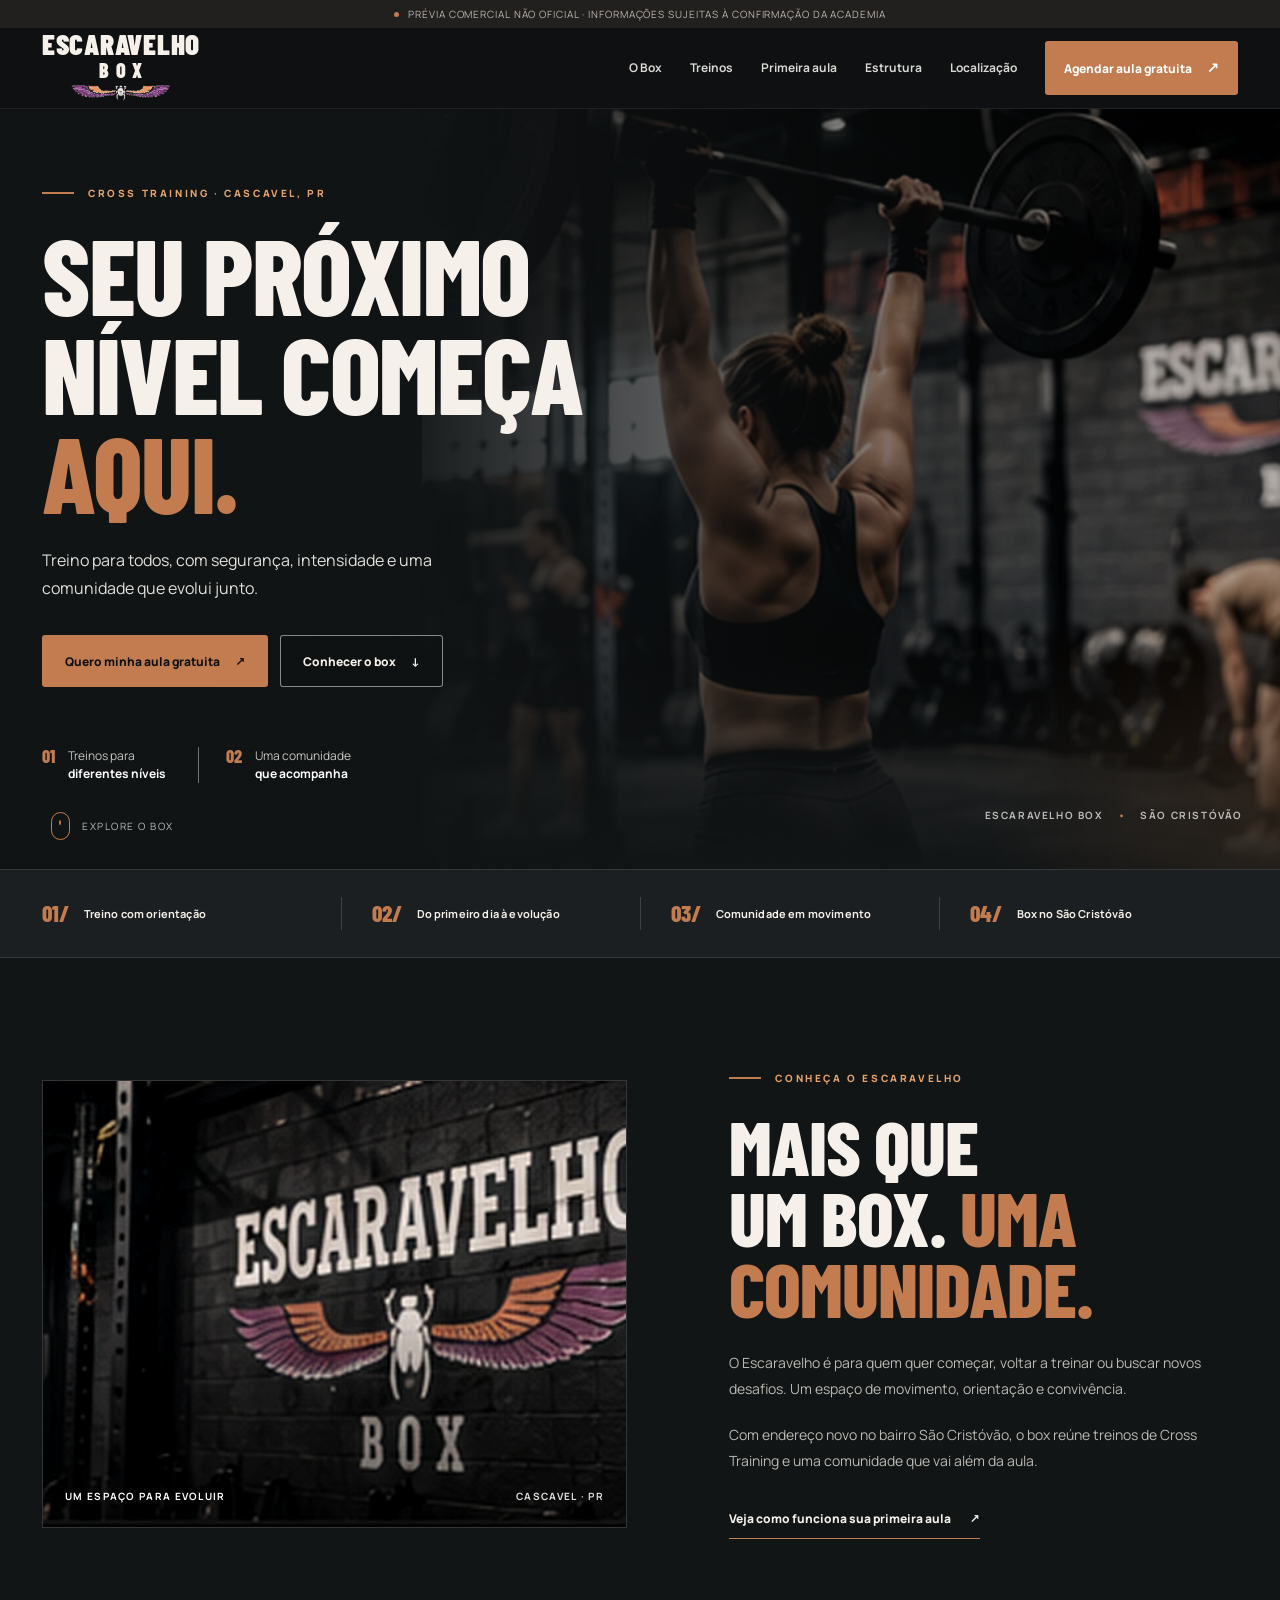
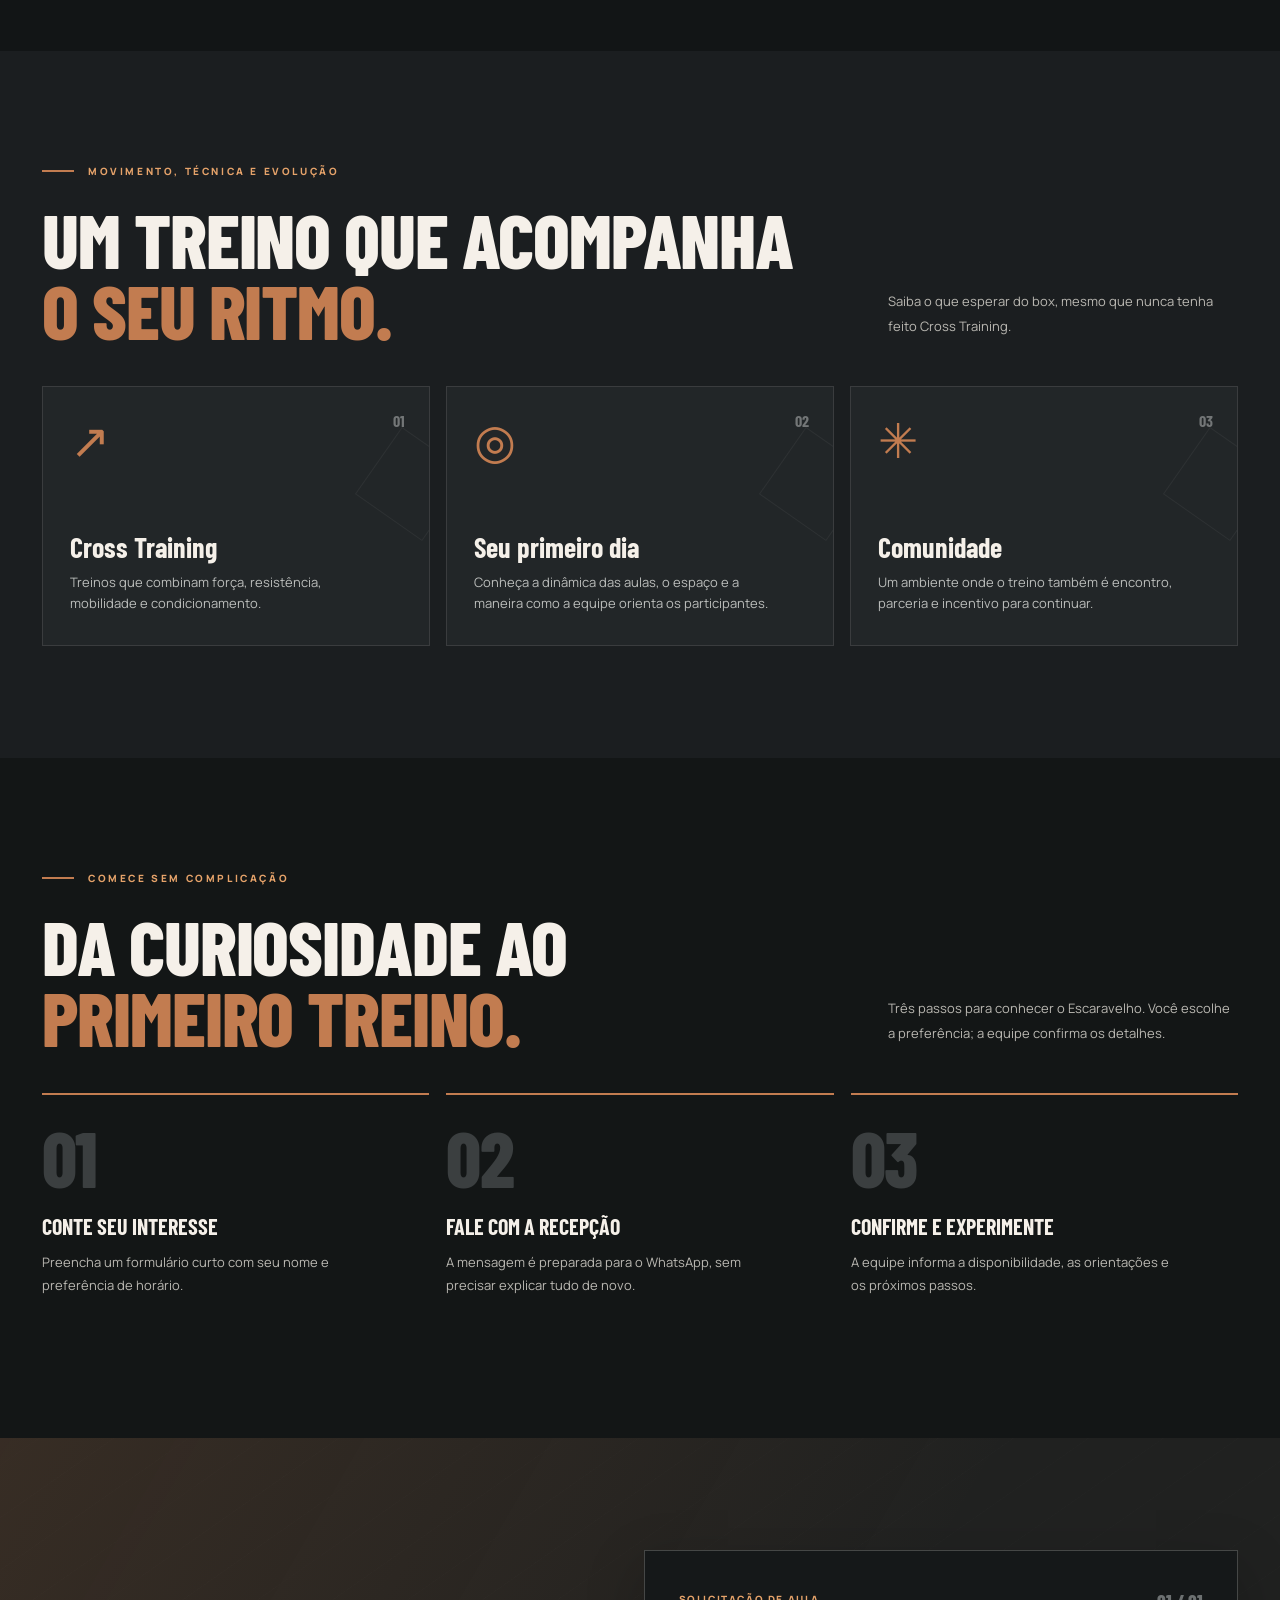
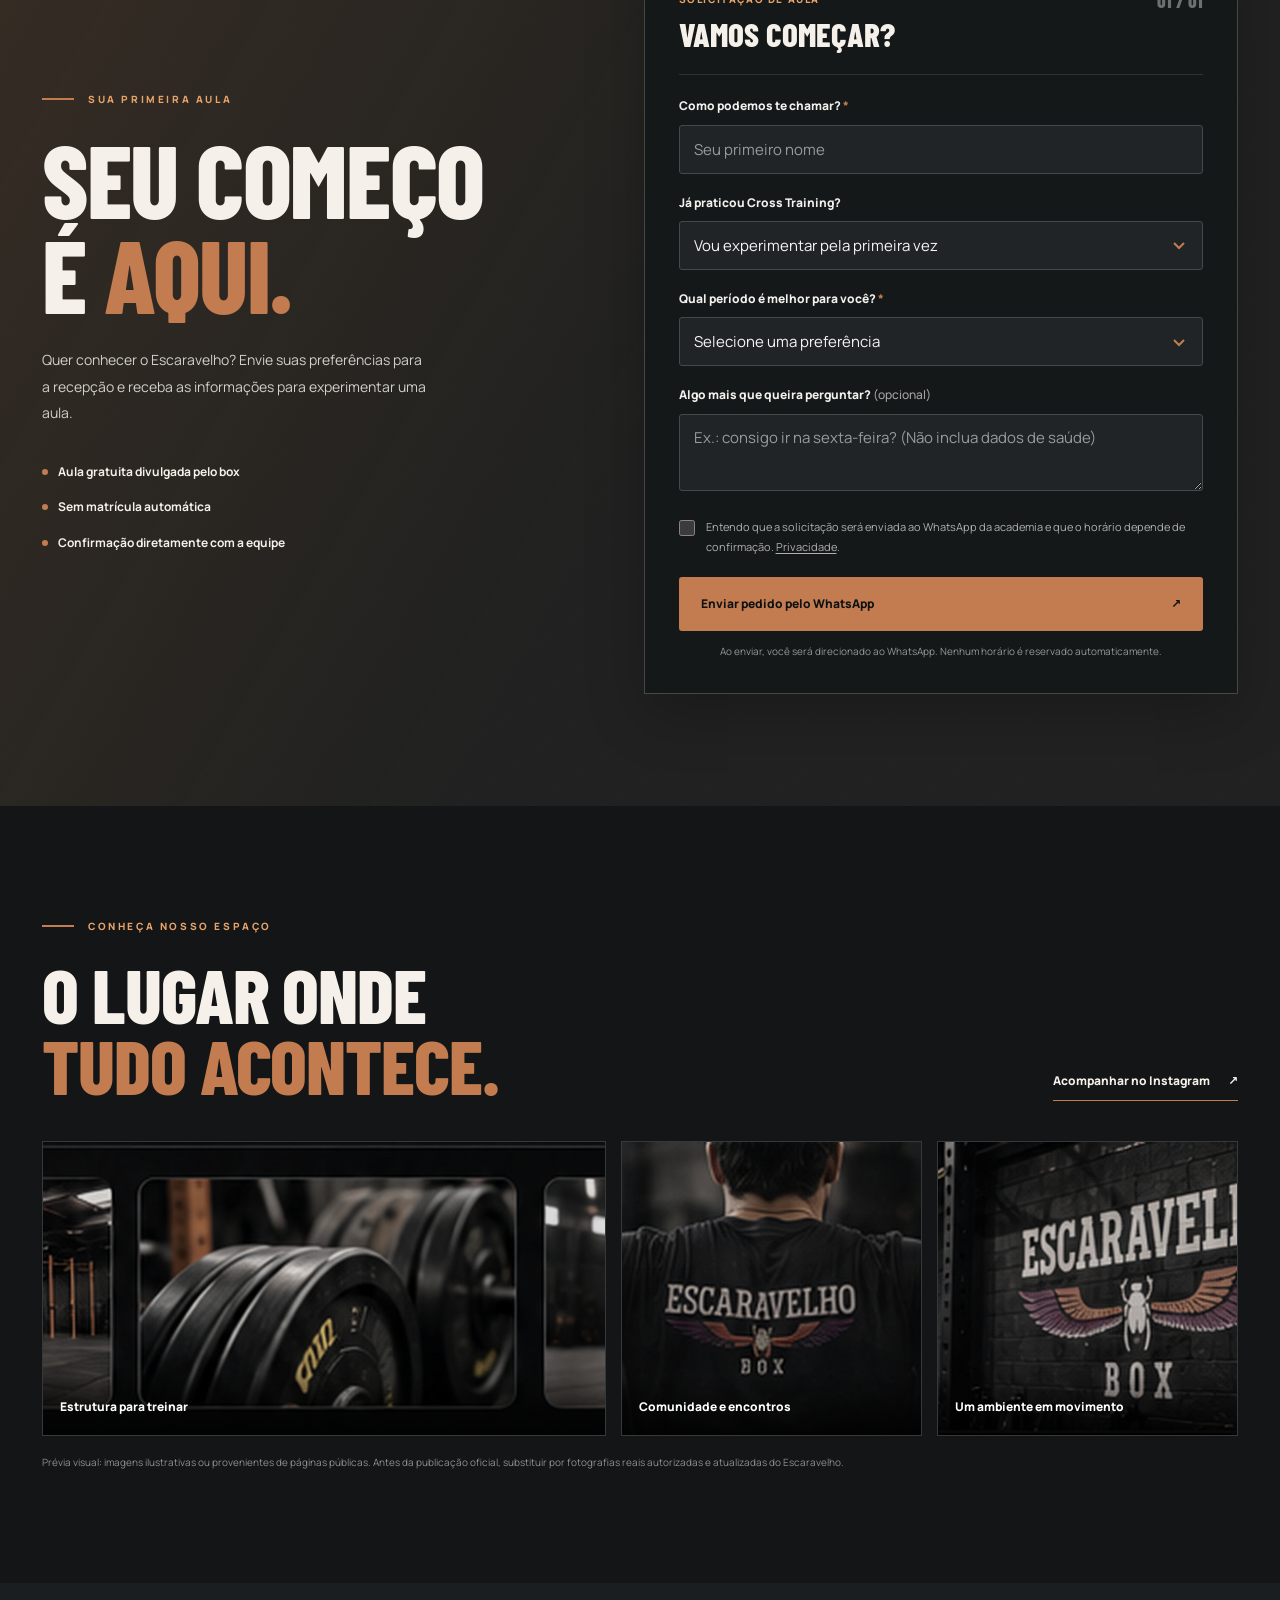
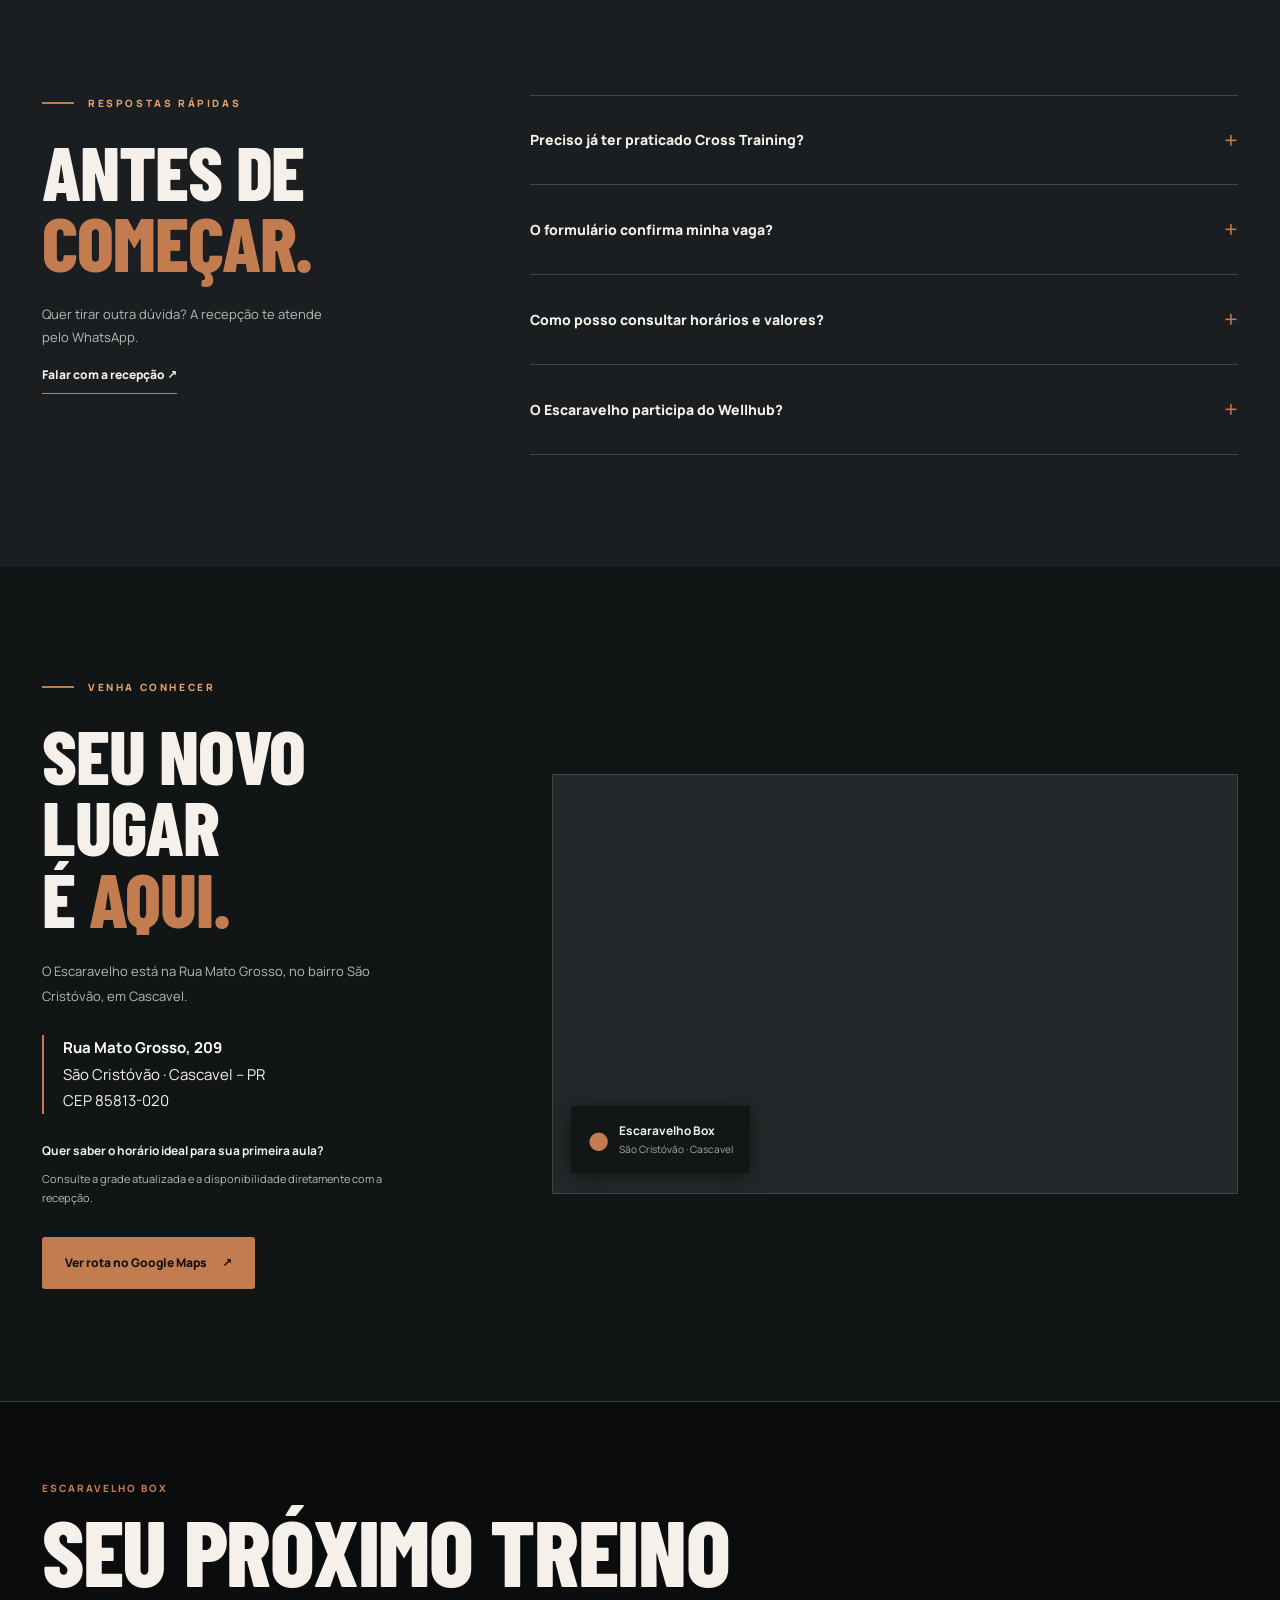
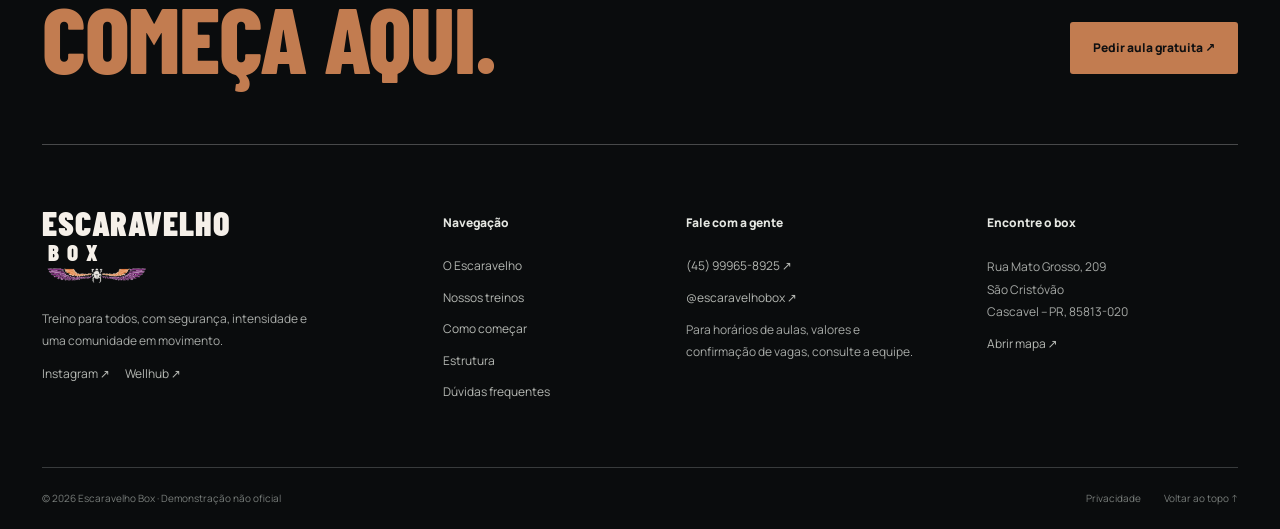
<file: index.html>
<!DOCTYPE html>
<html lang="pt-BR">
<head>
  <meta charset="UTF-8">
  <meta name="viewport" content="width=device-width, initial-scale=1">
  <meta name="theme-color" content="#111314">
  <meta name="color-scheme" content="dark">
  <title>Escaravelho Box | Cross Training em Cascavel – PR</title>
  <meta name="description" content="Conheça o Escaravelho Box em Cascavel: Cross Training, treinos acompanhados, comunidade e estrutura no São Cristóvão. Solicite sua aula gratuita pelo WhatsApp.">
  <meta name="author" content="Demonstração comercial de website — não oficial">
  <!-- PRÉVIA NÃO OFICIAL: remover a restrição de indexação apenas após aprovação, domínio e fotos autorizadas. -->
  <meta name="robots" content="noindex,nofollow,noarchive">
  <meta property="og:type" content="website">
  <meta property="og:locale" content="pt_BR">
  <meta property="og:site_name" content="Escaravelho Box">
  <meta property="og:title" content="Escaravelho Box | Seu próximo nível começa aqui">
  <meta property="og:description" content="Cross Training em Cascavel, na Rua Mato Grosso, 209. Conheça o box e solicite uma aula gratuita.">
  <meta property="og:image" content="assets/og-demonstracao.jpg">
  <meta name="twitter:card" content="summary_large_image">
  <link rel="icon" href="assets/favicon.svg" type="image/svg+xml">
  <link rel="preconnect" href="https://fonts.googleapis.com">
  <link rel="preconnect" href="https://fonts.gstatic.com" crossorigin>
  <link href="https://fonts.googleapis.com/css2?family=Barlow+Condensed:wght@500;600;700;800;900&family=Manrope:wght@400;500;600;700;800&display=swap" rel="stylesheet">
  <link rel="stylesheet" href="styles.css">
  <script type="application/ld+json" id="organization-schema">
  {
    "@context":"https://schema.org",
    "@type":"SportsActivityLocation",
    "name":"Escaravelho Box / Cross Escaravelho",
    "description":"Box de Cross Training em Cascavel, Paraná.",
    "telephone":"+55 45 99965-8925",
    "address":{"@type":"PostalAddress","streetAddress":"Rua Mato Grosso, 209","addressLocality":"Cascavel","addressRegion":"PR","postalCode":"85813-020","addressCountry":"BR"},
    "sameAs":["https://www.instagram.com/escaravelhobox/","https://wellhub.com/pt-br/search/partners/cross-escaravelho/"],
    "hasMap":"https://www.google.com/maps/search/?api=1&query=Rua%20Mato%20Grosso%20209%20Cascavel%20PR"
  }
  </script>
</head>
<body>
  <a class="skip-link" href="#conteudo">Pular para o conteúdo</a>
  <div class="demo-strip" role="note"><span class="demo-dot"></span>Prévia comercial não oficial · informações sujeitas à confirmação da academia</div>
  <header class="site-header" id="topo">
    <div class="container nav-bar">
      <a class="brand" href="#inicio" aria-label="Escaravelho Box — início">
        <span class="brand-name">ESCARAVELHO<span>BOX</span></span>
        <img src="assets/marca-escaravelho-recorte.png" alt="" width="99" height="20">
      </a>
      <button class="menu-toggle" type="button" aria-expanded="false" aria-controls="primary-navigation" aria-label="Abrir menu">
        <span></span><span></span><span></span>
      </button>
      <nav class="main-nav" id="primary-navigation" aria-label="Navegação principal">
        <a href="#sobre">O Box</a>
        <a href="#treinos">Treinos</a>
        <a href="#primeira-aula">Primeira aula</a>
        <a href="#estrutura">Estrutura</a>
        <a href="#localizacao">Localização</a>
        <a class="nav-cta" href="#agendar">Agendar aula gratuita <span aria-hidden="true">↗</span></a>
      </nav>
    </div>
  </header>

  <main id="conteudo">
    <!-- HERO -->
    <section id="inicio" class="hero" aria-labelledby="hero-title">
      <div class="hero-photo-wrap" aria-hidden="true">
        <img class="hero-photo" src="https://assets-cdn.wellhub.com/images/?h=1200&amp;su=https%3A%2F%2Fimages.partners.gympass.com%2Fimage%2Fpartners%2Fv1_QbjXFhIBbQfKt1hq4lBVSQ%2Flg_db1db0aa-2a85-4932-8b76-2afe8270f296_box.jpeg" data-fallback="assets/hero-referencia.jpg" alt="" fetchpriority="high" decoding="async">
      </div>
      <div class="container hero-layout">
        <div class="hero-content">
          <p class="eyebrow"><span class="eyebrow-line"></span> CROSS TRAINING · CASCAVEL, PR</p>
          <h1 id="hero-title">Seu próximo<br>nível começa<br><em>aqui.</em></h1>
          <p class="hero-lead">Treino para todos, com segurança, intensidade e uma comunidade que evolui junto.</p>
          <div class="hero-actions">
            <a href="#agendar" class="btn btn-primary">Quero minha aula gratuita <span aria-hidden="true">↗</span></a>
            <a href="#sobre" class="btn btn-outline">Conhecer o box <span aria-hidden="true">↓</span></a>
          </div>
          <div class="hero-proof" aria-label="Informações principais">
            <div><span class="proof-marker">01</span><span>Treinos para<br><strong>diferentes níveis</strong></span></div>
            <div><span class="proof-marker">02</span><span>Uma comunidade<br><strong>que acompanha</strong></span></div>
          </div>
        </div>
        <div class="hero-side-label"><span>ESCARAVELHO BOX</span><span>•</span><span>SÃO CRISTÓVÃO</span></div>
      </div>
      <a href="#sobre" class="scroll-hint" aria-label="Rolar para conhecer o Escaravelho"><span></span>Explore o box</a>
    </section>

    <section class="benefits-band" aria-label="Diferenciais">
      <div class="container benefits-grid">
        <div class="benefit"><span class="icon-number">01/</span><span>Treino com orientação</span></div>
        <div class="benefit"><span class="icon-number">02/</span><span>Do primeiro dia à evolução</span></div>
        <div class="benefit"><span class="icon-number">03/</span><span>Comunidade em movimento</span></div>
        <div class="benefit"><span class="icon-number">04/</span><span>Box no São Cristóvão</span></div>
      </div>
    </section>

    <!-- ABOUT -->
    <section class="section about-section" id="sobre" aria-labelledby="sobre-title">
      <div class="container about-grid">
        <div class="visual-panel about-visual">
          <img src="https://assets-cdn.wellhub.com/images/?h=900&amp;su=https%3A%2F%2Fimages.partners.gympass.com%2Fimage%2Fpartners%2Fv1_QbjXFhIBbQfKt1hq4lBVSQ%2Flg_161a069b-647b-419c-b85b-ad1e8e0e4b99_box.jpeg" data-fallback="assets/sobre-referencia.jpg" alt="Ambiente de treinamento em box de Cross Training" loading="lazy" decoding="async">
          <div class="visual-panel-label"><span>UM ESPAÇO PARA EVOLUIR</span><span>CASCAVEL · PR</span></div>
        </div>
        <div class="section-copy">
          <p class="eyebrow"><span class="eyebrow-line"></span> CONHEÇA O ESCARAVELHO</p>
          <h2 id="sobre-title">Mais que<br>um box. <em>Uma<br>comunidade.</em></h2>
          <p>O Escaravelho é para quem quer começar, voltar a treinar ou buscar novos desafios. Um espaço de movimento, orientação e convivência.</p>
          <p>Com endereço novo no bairro São Cristóvão, o box reúne treinos de Cross Training e uma comunidade que vai além da aula.</p>
          <a href="#primeira-aula" class="text-link">Veja como funciona sua primeira aula <span aria-hidden="true">↗</span></a>
        </div>
      </div>
    </section>

    <!-- TRAINING -->
    <section class="section training-section" id="treinos" aria-labelledby="treinos-title">
      <div class="container">
        <div class="section-heading heading-row">
          <div><p class="eyebrow"><span class="eyebrow-line"></span> MOVIMENTO, TÉCNICA E EVOLUÇÃO</p>
            <h2 id="treinos-title">Um treino que acompanha<br><em>o seu ritmo.</em></h2>
          </div>
          <p>Saiba o que esperar do box, mesmo que nunca tenha feito Cross Training.</p>
        </div>
        <div class="training-grid">
          <article class="training-card"><span class="card-number">01</span><div class="training-card-symbol" aria-hidden="true">↗</div><h3>Cross Training</h3><p>Treinos que combinam força, resistência, mobilidade e condicionamento.</p></article>
          <article class="training-card"><span class="card-number">02</span><div class="training-card-symbol" aria-hidden="true">◎</div><h3>Seu primeiro dia</h3><p>Conheça a dinâmica das aulas, o espaço e a maneira como a equipe orienta os participantes.</p></article>
          <article class="training-card"><span class="card-number">03</span><div class="training-card-symbol" aria-hidden="true">✳</div><h3>Comunidade</h3><p>Um ambiente onde o treino também é encontro, parceria e incentivo para continuar.</p></article>
        </div>
      </div>
    </section>

    <!-- HOW IT WORKS -->
    <section class="section first-lesson-section" id="primeira-aula" aria-labelledby="primeira-title">
      <div class="container">
        <div class="heading-row section-heading">
          <div><p class="eyebrow"><span class="eyebrow-line"></span> COMECE SEM COMPLICAÇÃO</p>
            <h2 id="primeira-title">Da curiosidade ao<br><em>primeiro treino.</em></h2></div>
          <p>Três passos para conhecer o Escaravelho. Você escolhe a preferência; a equipe confirma os detalhes.</p>
        </div>
        <div class="steps-grid">
          <div class="step-card"><span class="step-index">01</span><h3>Conte seu interesse</h3><p>Preencha um formulário curto com seu nome e preferência de horário.</p></div>
          <div class="step-card"><span class="step-index">02</span><h3>Fale com a recepção</h3><p>A mensagem é preparada para o WhatsApp, sem precisar explicar tudo de novo.</p></div>
          <div class="step-card"><span class="step-index">03</span><h3>Confirme e experimente</h3><p>A equipe informa a disponibilidade, as orientações e os próximos passos.</p></div>
        </div>
      </div>
    </section>

    <!-- BOOKING CTA -->
    <section class="section booking-section" id="agendar" aria-labelledby="booking-title">
      <div class="container booking-shell">
        <div class="booking-intro">
          <p class="eyebrow"><span class="eyebrow-line"></span> SUA PRIMEIRA AULA</p>
          <h2 id="booking-title">Seu começo<br>é <em>aqui.</em></h2>
          <p>Quer conhecer o Escaravelho? Envie suas preferências para a recepção e receba as informações para experimentar uma aula.</p>
          <div class="booking-facts">
            <div><span class="dot"></span>Aula gratuita divulgada pelo box</div>
            <div><span class="dot"></span>Sem matrícula automática</div>
            <div><span class="dot"></span>Confirmação diretamente com a equipe</div>
          </div>
        </div>
        <div class="booking-card">
          <div class="form-title-row"><div><span class="form-kicker">SOLICITAÇÃO DE AULA</span><h3>Vamos começar?</h3></div><span class="form-number">01 / 01</span></div>
          <form id="aula-form" novalidate>
            <div class="field"><label for="nome">Como podemos te chamar? <span aria-hidden="true">*</span></label><input id="nome" name="nome" autocomplete="given-name" maxlength="65" required placeholder="Seu primeiro nome"></div>
            <div class="field"><label for="experiencia">Já praticou Cross Training?</label><select id="experiencia" name="experiencia"><option value="Quero conhecer pela primeira vez">Vou experimentar pela primeira vez</option><option value="Já pratiquei antes">Já pratiquei antes</option><option value="Já treino e quero conhecer o box">Já treino e quero conhecer o box</option></select></div>
            <div class="field"><label for="periodo">Qual período é melhor para você? <span aria-hidden="true">*</span></label><select id="periodo" name="periodo" required><option value="">Selecione uma preferência</option><option value="Manhã">Manhã</option><option value="Meio do dia">Meio do dia</option><option value="Fim da tarde / noite">Fim da tarde / noite</option><option value="Tenho flexibilidade">Tenho flexibilidade</option></select></div>
            <div class="field"><label for="observacao">Algo mais que queira perguntar? <span class="optional">(opcional)</span></label><textarea id="observacao" name="observacao" maxlength="260" rows="2" placeholder="Ex.: consigo ir na sexta-feira? (Não inclua dados de saúde)"></textarea></div>
            <label class="consent-row"><input id="consentimento" type="checkbox" name="consentimento" required><span>Entendo que a solicitação será enviada ao WhatsApp da academia e que o horário depende de confirmação. <a href="privacidade.html" target="_blank" rel="noopener noreferrer">Privacidade</a>.</span></label>
            <p id="form-error" class="form-feedback" role="alert" aria-live="polite" hidden></p>
            <button class="btn btn-primary btn-submit" type="submit"><span>Enviar pedido pelo WhatsApp</span><span aria-hidden="true">↗</span></button>
            <p class="form-note">Ao enviar, você será direcionado ao WhatsApp. Nenhum horário é reservado automaticamente.</p>
          </form>
        </div>
      </div>
    </section>

    <!-- GALLERY -->
    <section class="section gallery-section" id="estrutura" aria-labelledby="estrutura-title">
      <div class="container">
        <div class="heading-row section-heading">
          <div><p class="eyebrow"><span class="eyebrow-line"></span> CONHEÇA NOSSO ESPAÇO</p><h2 id="estrutura-title">O lugar onde<br><em>tudo acontece.</em></h2></div>
          <a class="text-link" href="https://www.instagram.com/escaravelhobox/" target="_blank" rel="noopener noreferrer">Acompanhar no Instagram <span aria-hidden="true">↗</span></a>
        </div>
        <div class="gallery-grid">
          <figure class="gallery-photo gallery-main"><img src="https://assets-cdn.wellhub.com/images/?h=1000&amp;su=https%3A%2F%2Fimages.partners.gympass.com%2Fimage%2Fpartners%2Fv1_QbjXFhIBbQfKt1hq4lBVSQ%2Flg_3b1d8c6e-9bd6-4ea9-b388-fb0e19bb0da1_WhatsAppImage20230720at10.53.091.jpeg" data-fallback="assets/estrutura-referencia.jpg" loading="lazy" alt="Espaço e equipamentos de Cross Training"><figcaption>Estrutura para treinar</figcaption></figure>
          <figure class="gallery-photo"><img src="assets/comunidade-referencia.jpg" loading="lazy" alt="Imagem ilustrativa de participantes após treino"><figcaption>Comunidade e encontros</figcaption></figure>
          <figure class="gallery-photo"><img src="assets/sobre-referencia.jpg" loading="lazy" alt="Imagem ilustrativa de box de Cross Training"><figcaption>Um ambiente em movimento</figcaption></figure>
        </div>
        <p class="gallery-disclaimer">Prévia visual: imagens ilustrativas ou provenientes de páginas públicas. Antes da publicação oficial, substituir por fotografias reais autorizadas e atualizadas do Escaravelho.</p>
      </div>
    </section>

    <!-- FAQ -->
    <section class="section faq-section" id="duvidas" aria-labelledby="duvidas-title">
      <div class="container faq-grid">
        <div><p class="eyebrow"><span class="eyebrow-line"></span> RESPOSTAS RÁPIDAS</p><h2 id="duvidas-title">Antes de<br><em>começar.</em></h2><p class="faq-intro">Quer tirar outra dúvida? A recepção te atende pelo WhatsApp.</p><a class="text-link" href="https://wa.me/5545999658925?text=Ol%C3%A1%21%20Conheci%20o%20Escaravelho%20pelo%20site%20e%20gostaria%20de%20tirar%20uma%20d%C3%BAvida." target="_blank" rel="noopener noreferrer">Falar com a recepção ↗</a></div>
        <div class="faq-items">
          <details><summary>Preciso já ter praticado Cross Training?<span aria-hidden="true">+</span></summary><p>Não é necessário chegar com experiência para conhecer o box. Conte à equipe que você está começando, para receber orientações sobre a primeira aula.</p></details>
          <details><summary>O formulário confirma minha vaga?<span aria-hidden="true">+</span></summary><p>Não. Ele prepara a mensagem para o WhatsApp. A equipe informa os horários e confirma a possibilidade de participar.</p></details>
          <details><summary>Como posso consultar horários e valores?<span aria-hidden="true">+</span></summary><p>Os horários das aulas e condições comerciais podem mudar. Consulte diretamente a recepção para receber as informações atualizadas.</p></details>
          <details><summary>O Escaravelho participa do Wellhub?<span aria-hidden="true">+</span></summary><p>O Cross Escaravelho aparece listado no Wellhub. A elegibilidade depende da sua assinatura e das regras da plataforma. <a href="https://wellhub.com/pt-br/search/partners/cross-escaravelho/" target="_blank" rel="noopener noreferrer">Consultar no Wellhub ↗</a></p></details>
        </div>
      </div>
    </section>

    <!-- LOCATION -->
    <section class="section location-section" id="localizacao" aria-labelledby="localizacao-title">
      <div class="container location-grid">
        <div class="location-copy">
          <p class="eyebrow"><span class="eyebrow-line"></span> VENHA CONHECER</p>
          <h2 id="localizacao-title">Seu novo lugar<br>é <em>aqui.</em></h2>
          <p>O Escaravelho está na Rua Mato Grosso, no bairro São Cristóvão, em Cascavel.</p>
          <address><strong>Rua Mato Grosso, 209</strong><br>São Cristóvão · Cascavel – PR<br>CEP 85813-020</address>
          <div class="location-callout"><strong>Quer saber o horário ideal para sua primeira aula?</strong><span>Consulte a grade atualizada e a disponibilidade diretamente com a recepção.</span></div>
          <a class="btn btn-primary" href="https://www.google.com/maps/search/?api=1&amp;query=Rua%20Mato%20Grosso%2C%20209%2C%20Cascavel%2C%20PR" target="_blank" rel="noopener noreferrer">Ver rota no Google Maps <span aria-hidden="true">↗</span></a>
        </div>
        <div class="location-map">
          <iframe title="Mapa da localização do Escaravelho Box em Cascavel" src="https://www.google.com/maps?q=Rua%20Mato%20Grosso%20209%20Cascavel%20PR&amp;output=embed" loading="lazy" referrerpolicy="no-referrer-when-downgrade" allowfullscreen></iframe>
          <div class="map-pin-info"><span class="map-pin-indicator" aria-hidden="true">●</span><span><strong>Escaravelho Box</strong><small>São Cristóvão · Cascavel</small></span></div>
        </div>
      </div>
    </section>
  </main>

  <!-- FOOTER -->
  <footer class="site-footer" id="contato">
    <div class="container">
      <div class="footer-top"><div><p class="footer-overline">ESCARAVELHO BOX</p><h2>Seu próximo treino<br><em>começa aqui.</em></h2></div><a class="btn btn-primary" href="#agendar">Pedir aula gratuita ↗</a></div>
      <div class="footer-main">
        <div class="footer-brand"><a class="brand" href="#topo" aria-label="Voltar ao início"><span class="brand-name">ESCARAVELHO<span>BOX</span></span><img src="assets/marca-escaravelho-recorte.png" alt="" width="99" height="20"></a><p>Treino para todos, com segurança, intensidade e uma comunidade em movimento.</p><div class="social-links"><a href="https://www.instagram.com/escaravelhobox/" target="_blank" rel="noopener noreferrer">Instagram ↗</a><a href="https://wellhub.com/pt-br/search/partners/cross-escaravelho/" target="_blank" rel="noopener noreferrer">Wellhub ↗</a></div></div>
        <div class="footer-col"><h3>Navegação</h3><a href="#sobre">O Escaravelho</a><a href="#treinos">Nossos treinos</a><a href="#primeira-aula">Como começar</a><a href="#estrutura">Estrutura</a><a href="#duvidas">Dúvidas frequentes</a></div>
        <div class="footer-col"><h3>Fale com a gente</h3><a href="https://wa.me/5545999658925" target="_blank" rel="noopener noreferrer">(45) 99965-8925 ↗</a><a href="https://www.instagram.com/escaravelhobox/" target="_blank" rel="noopener noreferrer">@escaravelhobox ↗</a><p>Para horários de aulas, valores e confirmação de vagas, consulte a equipe.</p></div>
        <div class="footer-col"><h3>Encontre o box</h3><p>Rua Mato Grosso, 209<br>São Cristóvão<br>Cascavel – PR, 85813-020</p><a href="https://www.google.com/maps/search/?api=1&amp;query=Rua%20Mato%20Grosso%20209%20Cascavel%20PR" target="_blank" rel="noopener noreferrer">Abrir mapa ↗</a></div>
      </div>
      <div class="footer-bottom"><span>© <span id="year">2026</span> Escaravelho Box · Demonstração não oficial</span><span><a href="privacidade.html">Privacidade</a><a href="#topo">Voltar ao topo ↑</a></span></div>
    </div>
  </footer>
  <script src="app.js" defer></script>
</body>
</html>
</file>
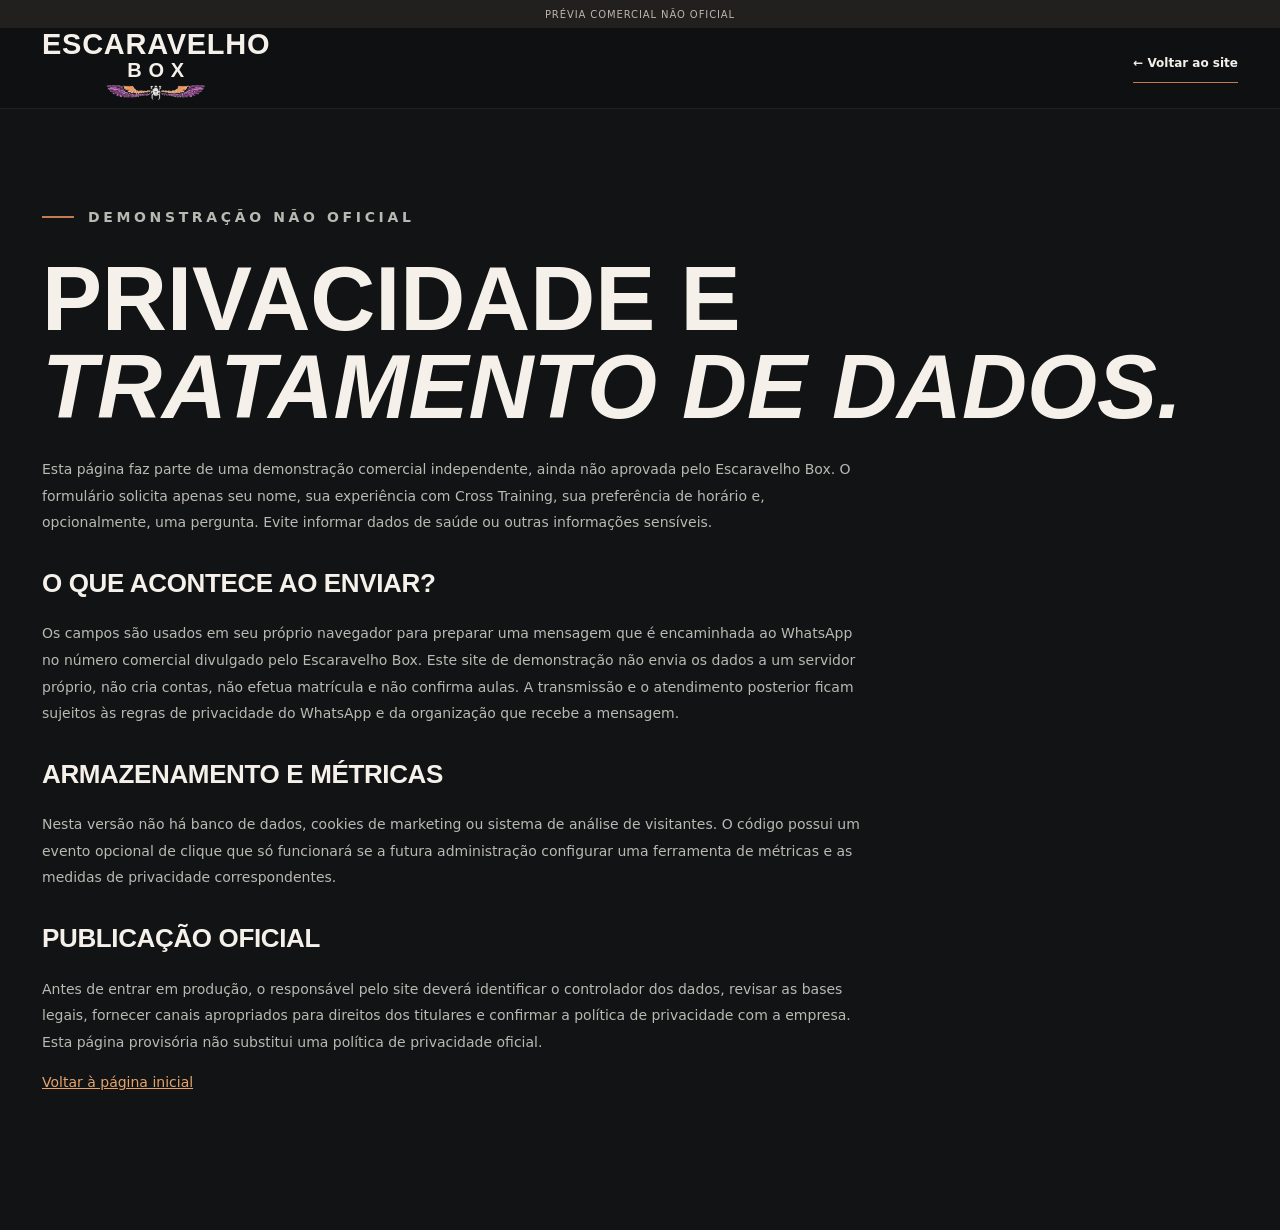
<file: privacidade.html>
<!DOCTYPE html><html lang="pt-BR"><head><meta charset="utf-8"><meta name="viewport" content="width=device-width,initial-scale=1"><meta name="robots" content="noindex,nofollow"><meta name="theme-color" content="#111314"><title>Privacidade da demonstração | Escaravelho Box</title><meta name="description" content="Informações sobre o funcionamento e privacidade da demonstração comercial de site."><link rel="stylesheet" href="styles.css"></head><body><div class="demo-strip">Prévia comercial não oficial</div><header class="site-header"><div class="container nav-bar"><a class="brand" href="index.html"><span class="brand-name">ESCARAVELHO<span>BOX</span></span><img src="assets/marca-escaravelho-recorte.png" alt="" width="99" height="20"></a><a class="text-link" href="index.html">← Voltar ao site</a></div></header><main class="info-page"><div class="container"><p class="eyebrow"><span class="eyebrow-line"></span> DEMONSTRAÇÃO NÃO OFICIAL</p><h1>Privacidade e<br><em>tratamento de dados.</em></h1><p>Esta página faz parte de uma demonstração comercial independente, ainda não aprovada pelo Escaravelho Box. O formulário solicita apenas seu nome, sua experiência com Cross Training, sua preferência de horário e, opcionalmente, uma pergunta. Evite informar dados de saúde ou outras informações sensíveis.</p><h2>O que acontece ao enviar?</h2><p>Os campos são usados em seu próprio navegador para preparar uma mensagem que é encaminhada ao WhatsApp no número comercial divulgado pelo Escaravelho Box. Este site de demonstração não envia os dados a um servidor próprio, não cria contas, não efetua matrícula e não confirma aulas. A transmissão e o atendimento posterior ficam sujeitos às regras de privacidade do WhatsApp e da organização que recebe a mensagem.</p><h2>Armazenamento e métricas</h2><p>Nesta versão não há banco de dados, cookies de marketing ou sistema de análise de visitantes. O código possui um evento opcional de clique que só funcionará se a futura administração configurar uma ferramenta de métricas e as medidas de privacidade correspondentes.</p><h2>Publicação oficial</h2><p>Antes de entrar em produção, o responsável pelo site deverá identificar o controlador dos dados, revisar as bases legais, fornecer canais apropriados para direitos dos titulares e confirmar a política de privacidade com a empresa. Esta página provisória não substitui uma política de privacidade oficial.</p><p><a href="index.html">Voltar à página inicial</a></p></div></main></body></html>
</file>
<file: styles.css>
/* Escaravelho Box — demonstração comercial 2026 */
:root{--ink:#111314;--black:#0c0f10;--deep:#151719;--panel:#1a1d1f;--panel-2:#202326;--border:#333537;--line:rgba(255,255,255,.11);--white:#f5f0e9;--muted:#bab8b2;--subtle:#898984;--accent:#c27c50;--accent-light:#e6a36a;--cream:#e8ddd0;--font-ui:'Manrope',system-ui,-apple-system,BlinkMacSystemFont,'Segoe UI',sans-serif;--font-head:'Barlow Condensed','Arial Narrow',Impact,sans-serif}
*{box-sizing:border-box}html{scroll-behavior:smooth;scroll-padding-top:105px}body{margin:0;color:var(--white);background:var(--ink);font:15px/1.7 var(--font-ui);-webkit-font-smoothing:antialiased}body,button,input,textarea,select{font-family:var(--font-ui)}button,input,textarea,select{font-size:inherit}a{color:inherit;text-decoration:none}img{display:block;max-width:100%}button{cursor:pointer}button:focus-visible,a:focus-visible,input:focus-visible,select:focus-visible,textarea:focus-visible,summary:focus-visible{outline:3px solid var(--accent-light);outline-offset:4px}::selection{background:#aa693e;color:#fff}.container{width:min(1240px,calc(100% - 84px));margin-inline:auto}.skip-link{position:absolute;top:-100px;left:12px;background:#fff;color:#111;padding:10px 15px;z-index:100}.skip-link:focus{top:10px}section{scroll-margin-top:88px}
.demo-strip{height:28px;background:#22201e;color:#bcb5ae;display:flex;gap:9px;justify-content:center;align-items:center;font-size:10px;letter-spacing:.09em;text-transform:uppercase;text-align:center;padding:3px 12px}.demo-dot{height:5px;width:5px;border-radius:50%;background:var(--accent);flex:none}
.site-header{position:sticky;top:0;z-index:55;background:rgba(15,17,18,.96);border-bottom:1px solid rgba(255,255,255,.07);backdrop-filter:blur(20px)}.nav-bar{display:flex;align-items:center;justify-content:space-between;min-height:80px;gap:24px}.brand{display:inline-flex;flex-direction:column;align-items:center;width:max-content;line-height:1;text-align:center;flex:none}.brand-name{display:flex;flex-direction:column;font-family:var(--font-head);font-size:29px;line-height:.77;font-weight:900;letter-spacing:.025em}.brand-name span{font-size:20px;letter-spacing:.34em;margin-top:8px;padding-left:6px}.brand img{width:106px;height:20px;object-fit:contain;margin-top:4px}.main-nav{display:flex;gap:28px;align-items:center}.main-nav>a:not(.nav-cta){position:relative;font-weight:700;font-size:12px;color:#d8d7d3;transition:color .2s}.main-nav>a:not(.nav-cta):hover{color:#fff}.main-nav>a:not(.nav-cta):after{content:'';position:absolute;bottom:-9px;left:0;width:0;height:2px;background:var(--accent);transition:width .2s}.main-nav>a:not(.nav-cta):hover:after{width:100%}.nav-cta{padding:14px 19px;background:var(--accent);border-radius:3px;color:#fff!important;font-size:12px;font-weight:800;white-space:nowrap;transition:transform .2s,background .2s}.nav-cta:hover{background:#dd945f;transform:translateY(-2px)}.nav-cta span{margin-left:12px;font-size:15px}.menu-toggle{display:none;border:0;background:transparent;width:43px;height:42px;align-items:center;justify-content:center;flex-direction:column;gap:6px}.menu-toggle span{display:block;width:22px;height:2px;background:var(--white);transition:transform .2s,opacity .2s}.menu-toggle.is-open span:nth-child(1){transform:translateY(8px) rotate(45deg)}.menu-toggle.is-open span:nth-child(2){opacity:0}.menu-toggle.is-open span:nth-child(3){transform:translateY(-8px) rotate(-45deg)}
/* Hero */
.hero{position:relative;isolation:isolate;min-height:640px;background:#121516;overflow:hidden}.hero:before{content:'';position:absolute;inset:0;z-index:-1;background:linear-gradient(90deg,#111415 0%,rgba(17,20,21,.98) 31%,rgba(17,20,21,.63) 51%,rgba(17,20,21,.06) 90%),linear-gradient(0deg,#121516 0%,transparent 28%)}.hero-photo-wrap{position:absolute;inset:0 0 0 33%;z-index:-2;overflow:hidden}.hero-photo{width:100%;height:100%;object-fit:cover;object-position:center 35%;filter:saturate(.72) contrast(1.13) brightness(.77)}.hero:after{content:'';width:46%;height:90%;position:absolute;right:-24%;top:45%;z-index:-1;background:radial-gradient(circle,rgba(182,110,54,.14),transparent 68%);pointer-events:none}.hero-layout{min-height:640px;display:flex;position:relative;align-items:center}.hero-content{width:min(690px,65%);padding:76px 0 86px}.eyebrow{margin:0 0 24px;display:flex;align-items:center;gap:14px;font-size:10px;line-height:1.6;letter-spacing:.26em;color:var(--accent-light);font-weight:800;text-transform:uppercase}.eyebrow-line{height:2px;width:32px;display:inline-block;background:var(--accent);flex:none}.hero h1,h2,h3,p{margin-top:0}.hero h1,h2{font-family:var(--font-head);font-weight:800;letter-spacing:-.014em;line-height:.93}.hero h1{font-size:clamp(79px,8.3vw,134px);margin:0 0 25px;text-transform:uppercase;max-width:820px}.hero h1 em,h2 em{font-style:normal;color:var(--accent)}.hero-lead{color:#dfdeda;font-size:16px;line-height:1.75;max-width:430px;margin-bottom:33px}.hero-actions{display:flex;flex-wrap:wrap;gap:12px}.btn{display:inline-flex;justify-content:center;align-items:center;gap:15px;min-height:52px;padding:14px 22px;font-size:12px;font-weight:800;border:1px solid transparent;border-radius:3px;line-height:1.3;transition:transform .18s,background .18s,border-color .18s;text-align:center}.btn:hover{transform:translateY(-2px)}.btn span:last-child:not(:first-child){margin-left:14px}.btn-primary{background:var(--accent);color:#101011}.btn-primary:hover{background:var(--accent-light)}.btn-outline{border-color:rgba(255,255,255,.5);color:var(--white);background:rgba(10,10,10,.13)}.btn-outline:hover{border-color:var(--accent);background:rgba(195,125,80,.09)}.hero-proof{margin-top:60px;display:flex;gap:32px}.hero-proof>div{display:flex;align-items:flex-start;gap:13px;line-height:1.5;color:#c6c5c0;font-size:12px}.hero-proof>div+div{border-left:1px solid #727270;padding-left:27px}.proof-marker{color:var(--accent);font-family:var(--font-head);font-size:18px;font-weight:800;line-height:1.1}.hero-proof strong{color:#fff}.hero-side-label{position:absolute;right:-5px;bottom:45px;display:flex;align-items:center;gap:14px;font-size:10px;letter-spacing:.16em;color:rgba(255,255,255,.7);font-weight:700}.hero-side-label span:nth-child(2){color:var(--accent)}.scroll-hint{position:absolute;bottom:29px;left:4%;display:flex;align-items:center;gap:12px;font-size:10px;letter-spacing:.15em;text-transform:uppercase;color:#bbb}.scroll-hint span{display:block;border:1px solid var(--accent);border-radius:20px;width:19px;height:28px;position:relative}.scroll-hint span:after{content:'';height:5px;width:2px;position:absolute;top:7px;left:7px;background:var(--accent);border-radius:50%}
.benefits-band{background:#1c1f21;border-block:1px solid var(--line)}.benefits-grid{display:grid;grid-template-columns:repeat(4,1fr);padding-block:27px}.benefit{display:flex;align-items:center;gap:14px;font-size:11px;font-weight:700;letter-spacing:.015em;line-height:1.4}.benefit+.benefit{padding-left:30px;border-left:1px solid #404143}.icon-number{font-family:var(--font-head);color:var(--accent);font-size:23px;font-weight:800}
.section{padding:112px 0}.about-section{background:#121516}.about-grid{display:grid;grid-template-columns:1.07fr .93fr;gap:clamp(55px,8vw,130px);align-items:center}.visual-panel{position:relative;min-width:0;overflow:hidden;background:#242526}.visual-panel>img{width:100%;height:100%;object-fit:cover;filter:saturate(.75) contrast(1.08)}.about-visual{height:448px;border:1px solid #353637}.about-visual:after{content:'';position:absolute;inset:0;background:linear-gradient(0deg,rgba(0,0,0,.55),transparent 50%);pointer-events:none}.visual-panel-label{position:absolute;z-index:2;bottom:22px;left:22px;right:22px;display:flex;justify-content:space-between;gap:10px;font-size:10px;font-weight:700;letter-spacing:.13em;color:#fff;text-transform:uppercase}.visual-panel-label span:last-child{color:#ddd}.section-copy h2,.section-heading h2,.booking-intro h2,.location-copy h2,.faq-grid h2,.footer-top h2{font-size:clamp(52px,6vw,83px);text-transform:uppercase;margin-bottom:26px}.section-copy>p:not(.eyebrow){color:var(--muted);line-height:1.87;font-size:14px;max-width:520px;margin-bottom:20px}.text-link{color:var(--white);font-size:12px;font-weight:800;display:inline-flex;gap:18px;align-items:center;padding-bottom:8px;border-bottom:1px solid var(--accent);transition:color .2s}.text-link:hover{color:var(--accent-light)}.section-copy .text-link{margin-top:15px}
.training-section{background:#1b1e20}.heading-row{display:flex;justify-content:space-between;align-items:end;gap:50px}.section-heading{margin-bottom:40px}.section-heading h2{margin-bottom:0}.heading-row>p{max-width:350px;color:var(--muted);font-size:13px;line-height:1.9;margin:0 0 7px}.training-grid{display:grid;grid-template-columns:repeat(3,1fr);gap:16px}.training-card{position:relative;overflow:hidden;padding:28px 27px 30px;min-height:260px;background:#222628;border:1px solid #3a3c3e;display:flex;flex-direction:column;justify-content:flex-end;transition:border-color .25s,transform .25s}.training-card:hover{transform:translateY(-3px);border-color:var(--accent)}.training-card:after{content:'';height:80px;width:80px;position:absolute;top:22%;right:-24px;border:1px solid rgba(255,255,255,.05);transform:rotate(35deg)}.card-number{position:absolute;top:20px;right:24px;font-family:var(--font-head);font-size:16px;font-weight:700;color:#737677}.training-card-symbol{font-family:var(--font-head);font-size:48px;font-weight:500;line-height:1;color:var(--accent);margin-bottom:auto}.training-card h3{font-family:var(--font-head);font-size:28px;line-height:1.1;font-weight:700;margin:16px 0 9px}.training-card p{color:#bbbdbb;font-size:13px;line-height:1.65;margin:0;max-width:300px}
.first-lesson-section{background:#131616}.steps-grid{display:grid;grid-template-columns:repeat(3,1fr);gap:17px}.step-card{border-top:2px solid var(--accent);padding:24px 24px 28px 0}.step-index{font-family:var(--font-head);font-size:77px;font-weight:800;line-height:1;color:#3b3f40;letter-spacing:-.02em}.step-card h3{font-size:22px;font-family:var(--font-head);margin:12px 0 6px;text-transform:uppercase}.step-card p{max-width:320px;color:var(--muted);font-size:13px;line-height:1.8;margin:0}
.booking-section{background:#202120;position:relative;overflow:hidden}.booking-section:before{content:'';position:absolute;inset:0;background:linear-gradient(120deg,rgba(167,101,56,.17),transparent 55%),repeating-linear-gradient(-35deg,transparent 0,transparent 42px,rgba(255,255,255,.011) 43px);pointer-events:none}.booking-shell{display:grid;grid-template-columns:.9fr 1.1fr;gap:clamp(50px,9vw,150px);align-items:center;position:relative}.booking-intro h2{font-size:clamp(75px,8vw,122px)}.booking-intro>p:not(.eyebrow){color:#d0cfca;font-size:14px;line-height:1.9;max-width:390px}.booking-facts{display:grid;gap:15px;margin-top:35px;font-weight:700;font-size:12px}.booking-facts>div{display:flex;align-items:center;gap:10px}.dot{width:6px;height:6px;border-radius:50%;background:var(--accent);flex:none}.booking-card{background:#151819;border:1px solid #454746;padding:34px;box-shadow:0 20px 55px rgba(0,0,0,.22)}.form-title-row{display:flex;justify-content:space-between;gap:15px;border-bottom:1px solid var(--line);padding-bottom:23px;margin-bottom:21px}.form-kicker{color:var(--accent-light);font-size:10px;letter-spacing:.16em;font-weight:800}.form-title-row h3{font-family:var(--font-head);font-weight:800;text-transform:uppercase;font-size:33px;line-height:1;margin:8px 0 0}.form-number{font-family:var(--font-head);font-size:19px;color:#6c7071;font-weight:800}.field{margin-bottom:19px}.field label{display:block;font-weight:800;color:#f0f0ed;font-size:12px;margin-bottom:8px}.field label>span:not(.optional){color:var(--accent)}.field .optional{font-weight:500;color:#a1a4a0}.field input,.field select,.field textarea{border:1px solid #46494b;border-radius:3px;background:#202426;color:#f6f5f2;width:100%;min-height:49px;padding:12px 14px;outline:0;transition:border-color .2s,box-shadow .2s}.field textarea{resize:vertical;max-height:150px;min-height:77px}.field input::placeholder,.field textarea::placeholder{color:#999b9b}.field select{appearance:none;background-image:url('data:image/svg+xml,%3Csvg xmlns="http://www.w3.org/2000/svg" width="17" height="12" viewBox="0 0 17 12"%3E%3Cpath d="m3 4 5 5 5-5" fill="none" stroke="%23c27c50" stroke-width="2"/%3E%3C/svg%3E');background-repeat:no-repeat;background-position:right 14px center;padding-right:44px}.field input:focus,.field select:focus,.field textarea:focus{border-color:var(--accent);box-shadow:0 0 0 3px rgba(194,124,80,.13)}.consent-row{display:flex;align-items:flex-start;gap:11px;color:#aeb1ac;font-size:11px;line-height:1.8;margin:2px 0 20px}.consent-row input{accent-color:var(--accent);width:16px;height:16px;flex:none;margin:3px 0 0}.consent-row a{text-decoration:underline;text-underline-offset:2px}.btn-submit{width:100%;border:0;justify-content:space-between;font-size:12px;height:54px}.form-note{font-size:10px;text-align:center;color:#949894;margin:12px 0 0;line-height:1.6}.form-feedback{font-weight:700;color:#ffb6a8;font-size:12px;background:#482620;padding:10px 12px;border-left:2px solid #ffb6a8;margin:0 0 14px}.form-feedback[hidden]{display:none}
.gallery-section{background:#131516}.gallery-grid{display:grid;grid-template-columns:1.5fr .8fr .8fr;gap:15px}.gallery-photo{margin:0;position:relative;height:295px;overflow:hidden;background:#252729;border:1px solid #363839}.gallery-photo img{width:100%;height:100%;object-fit:cover;filter:grayscale(.2) saturate(.65) brightness(.86);transition:transform .4s,filter .4s}.gallery-photo:hover img{transform:scale(1.04);filter:grayscale(0) saturate(.85) brightness(.94)}.gallery-photo figcaption{position:absolute;bottom:0;left:0;right:0;padding:24px 17px 17px;font-weight:800;font-size:12px;background:linear-gradient(transparent,rgba(0,0,0,.82));color:#fff}.gallery-disclaimer{font-size:10px;color:#8e918e;margin:18px 0 0}
.faq-section{background:#1b1e20}.faq-grid{display:grid;grid-template-columns:.72fr 1.28fr;gap:90px}.faq-intro{color:var(--muted);font-size:13px;max-width:300px}.faq-items{border-top:1px solid #494b4b}.faq-items details{border-bottom:1px solid #444747}.faq-items summary{list-style:none;display:flex;justify-content:space-between;align-items:center;gap:20px;padding:24px 0;font-weight:800;font-size:14px;cursor:pointer}.faq-items summary::-webkit-details-marker{display:none}.faq-items summary span{display:flex;justify-content:center;align-items:center;font-weight:400;color:var(--accent);font-size:24px;transition:transform .18s}.faq-items details[open] summary span{transform:rotate(45deg)}.faq-items details p{font-size:13px;color:var(--muted);line-height:1.85;padding:0 35px 22px 0;margin:0}.faq-items details p a{color:var(--accent-light);text-decoration:underline}
.location-section{background:#121516}.location-grid{display:grid;grid-template-columns:.78fr 1.22fr;gap:72px;align-items:center}.location-copy>p:not(.eyebrow){max-width:380px;color:var(--muted);font-size:13px;line-height:1.9}.location-copy address{font-style:normal;line-height:1.75;font-size:15px;padding-left:19px;border-left:2px solid var(--accent);margin:27px 0}.location-copy address strong{color:#fff}.location-callout{display:flex;flex-direction:column;gap:7px;margin-bottom:29px;max-width:380px}.location-callout strong{font-size:12px}.location-callout span{font-size:11px;color:var(--muted);line-height:1.8}.location-map{position:relative;height:420px;overflow:hidden;border:1px solid #414345;background:#25282a}.location-map iframe{border:0;width:100%;height:100%;filter:grayscale(.4) saturate(.55) contrast(.96)}.map-pin-info{position:absolute;bottom:20px;left:18px;display:flex;gap:10px;align-items:center;background:#131617;color:#f5f4ee;padding:13px 17px;box-shadow:0 3px 20px rgba(0,0,0,.5);pointer-events:none}.map-pin-indicator{color:var(--accent);font-size:24px}.map-pin-info strong,.map-pin-info small{display:block}.map-pin-info strong{font-size:12px}.map-pin-info small{font-size:10px;color:#aaa}
.site-footer{padding:78px 0 0;background:#0a0c0d;border-top:1px solid #404040}.footer-top{display:flex;align-items:end;justify-content:space-between;gap:30px;border-bottom:1px solid #48494a;padding-bottom:63px}.footer-overline{color:var(--accent);font-size:10px;letter-spacing:.2em;font-weight:800}.footer-top h2{font-size:clamp(59px,7.3vw,112px);margin:0}.footer-top .btn{margin-bottom:7px}.footer-main{display:grid;grid-template-columns:1.35fr .72fr .95fr 1fr;gap:62px;padding:65px 0}.footer-brand{max-width:280px}.footer-brand .brand{align-items:flex-start;text-align:left;margin-bottom:22px}.footer-brand .brand-name{font-size:34px}.footer-brand .brand-name span{font-size:23px}.footer-brand .brand img{margin-left:2px}.footer-brand p,.footer-col p{font-size:12px;color:#a7aaa7;line-height:1.85}.footer-col{display:flex;flex-direction:column;align-items:flex-start;gap:11px}.footer-col h3{font-size:12px;font-weight:800;margin:3px 0 12px;color:#e5e7e2}.footer-col>a,.social-links>a{font-size:12px;color:#b5b8b3;transition:color .18s}.footer-col>a:hover,.social-links>a:hover{color:var(--accent-light)}.footer-col p{margin:0}.social-links{display:flex;gap:15px;flex-wrap:wrap}.footer-bottom{border-top:1px solid #383b3c;padding:22px 0;display:flex;align-items:center;justify-content:space-between;color:#787d7a;font-size:10px;gap:30px}.footer-bottom>span:last-child{display:flex;gap:23px}.footer-bottom a:hover{color:var(--accent)}
/* Info/privacy page */
.info-page{padding:95px 0 120px;min-height:65vh}.info-page h1{font:800 clamp(52px,8vw,90px)/.98 var(--font-head);text-transform:uppercase;margin:0 0 25px}.info-page h2{font:800 26px var(--font-head);text-transform:uppercase;margin-top:32px}.info-page p,.info-page li{max-width:820px;color:var(--muted);font-size:14px;line-height:1.9}.info-page a{color:var(--accent-light);text-decoration:underline}
@media(min-width:1600px){.hero,.hero-layout{min-height:710px}}@media(max-width:1120px){.main-nav{gap:15px}.main-nav>a:not(.nav-cta){font-size:11px}.nav-cta{padding:13px}.container{width:min(1240px,calc(100% - 58px))}.footer-main{gap:35px}.hero h1{font-size:clamp(68px,9vw,100px)}.location-grid{gap:35px}.faq-grid{gap:45px}}
@media(max-width:890px){.menu-toggle{display:flex}.nav-bar{min-height:72px}.main-nav{display:none;position:absolute;inset:72px 0 auto 0;top:100%;background:#171a1b;border-bottom:1px solid #444;padding:22px 30px 28px;flex-direction:column;align-items:stretch;gap:0;max-height:calc(100vh - 105px);overflow:auto}.main-nav.is-open{display:flex}.main-nav>a:not(.nav-cta){padding:12px 0;font-size:14px}.main-nav .nav-cta{margin-top:15px;text-align:center}.hero,.hero-layout{min-height:625px}.hero-photo-wrap{left:20%}.hero:before{background:linear-gradient(90deg,#111415 5%,rgba(17,20,21,.94) 34%,rgba(17,20,21,.35) 100%),linear-gradient(0deg,#121516,transparent 25%)}.hero-content{width:75%}.hero h1{font-size:clamp(72px,10vw,105px)}.benefits-grid{grid-template-columns:repeat(2,1fr);gap:20px}.benefit{padding:0!important;border:0!important}.about-grid{grid-template-columns:1fr 1fr;gap:45px}.about-visual{height:390px}.section-copy h2,.section-heading h2,.booking-intro h2,.location-copy h2,.faq-grid h2{font-size:clamp(51px,7vw,73px)}.section{padding:80px 0}.booking-shell{gap:30px}.booking-card{padding:25px}.footer-main{grid-template-columns:1fr 1fr;gap:45px}.footer-top h2{font-size:clamp(54px,8vw,85px)}}
@media(max-width:700px){.container{width:calc(100% - 38px)}.demo-strip{font-size:8px;min-height:27px;height:auto;line-height:1.4}.hero,.hero-layout{min-height:690px}.hero-photo-wrap{left:0;top:0;bottom:25%;opacity:.68}.hero-photo{object-position:58% center}.hero:before{background:linear-gradient(0deg,#111415 0%,rgba(17,20,21,.93) 25%,rgba(17,20,21,.35) 78%,rgba(17,20,21,.36) 100%),linear-gradient(90deg,rgba(17,20,21,.65),transparent)}.hero-layout{align-items:flex-end}.hero-content{padding:140px 0 90px;width:100%}.hero h1{font-size:clamp(68px,14vw,96px);margin-bottom:17px}.hero-lead{font-size:14px;max-width:350px;margin-bottom:23px}.hero-proof{margin-top:30px;gap:15px}.hero-proof>div{font-size:10px;gap:7px}.hero-proof>div+div{padding-left:13px}.hero-side-label{display:none}.scroll-hint{display:none}.benefits-grid{grid-template-columns:1fr 1fr;gap:22px 10px;padding-block:23px}.benefit{gap:6px;font-size:10px}.icon-number{font-size:19px}.section{padding:68px 0}.about-grid,.booking-shell,.faq-grid,.location-grid{grid-template-columns:1fr;gap:35px}.about-visual{height:265px;order:2}.section-copy{order:1}.section-copy h2,.section-heading h2,.booking-intro h2,.location-copy h2,.faq-grid h2{font-size:clamp(56px,12vw,78px)}.heading-row{flex-direction:column;align-items:flex-start;gap:15px}.heading-row>p{max-width:500px}.section-heading{margin-bottom:27px}.training-grid,.steps-grid{grid-template-columns:1fr;gap:12px}.training-card{min-height:210px;padding:22px}.training-card-symbol{font-size:36px}.step-card{padding:15px 4px 15px 0;display:grid;grid-template-columns:80px 1fr;column-gap:17px;align-items:start}.step-index{grid-row:1 / 3;font-size:70px}.step-card h3{margin:9px 0 0}.step-card p{grid-column:2}.booking-intro h2{font-size:83px}.booking-card{padding:24px 19px}.gallery-grid{grid-template-columns:repeat(2,1fr);gap:10px}.gallery-main{grid-column:1/-1}.gallery-photo{height:175px}.gallery-main{height:245px}.faq-grid{gap:23px}.faq-items summary{font-size:12px;padding:18px 0}.location-map{height:310px}.footer-top{align-items:start;flex-direction:column;padding-bottom:35px}.footer-top h2{font-size:64px}.footer-main{gap:30px 18px;padding:44px 0}.footer-bottom{flex-direction:column;align-items:flex-start;gap:12px}.hero-actions .btn{padding:13px 14px;min-height:47px}.hero-actions .btn span:last-child:not(:first-child){margin-left:0}.brand-name{font-size:26px}.brand-name span{font-size:18px}.brand img{width:93px;height:17px}}
@media(max-width:400px){.hero h1{font-size:64px}.hero-actions{gap:9px}.hero-actions .btn{font-size:11px}.btn-outline{padding-inline:11px}.footer-main{grid-template-columns:1fr 1fr}.footer-brand{grid-column:1/-1}.footer-main .footer-col:nth-child(4){grid-column:2}.hero-proof{flex-wrap:wrap}.site-header .brand{transform:scale(.9);transform-origin:left center}}
@media(prefers-reduced-motion:reduce){html{scroll-behavior:auto}*,*:before,*:after{transition-duration:.01ms!important;animation-duration:.01ms!important}}

/* Guard against long Portuguese headings forcing mobile horizontal scrolling. */
.about-grid>*,.booking-shell>*,.faq-grid>*,.location-grid>*,.heading-row>*{min-width:0}
@media(max-width:700px){.section-copy h2,.section-heading h2,.booking-intro h2,.location-copy h2,.faq-grid h2,.footer-top h2{overflow-wrap:anywhere}.section-copy h2{font-size:clamp(48px,10.6vw,65px)}.section-heading h2{font-size:clamp(50px,11vw,68px)}}
</file>
